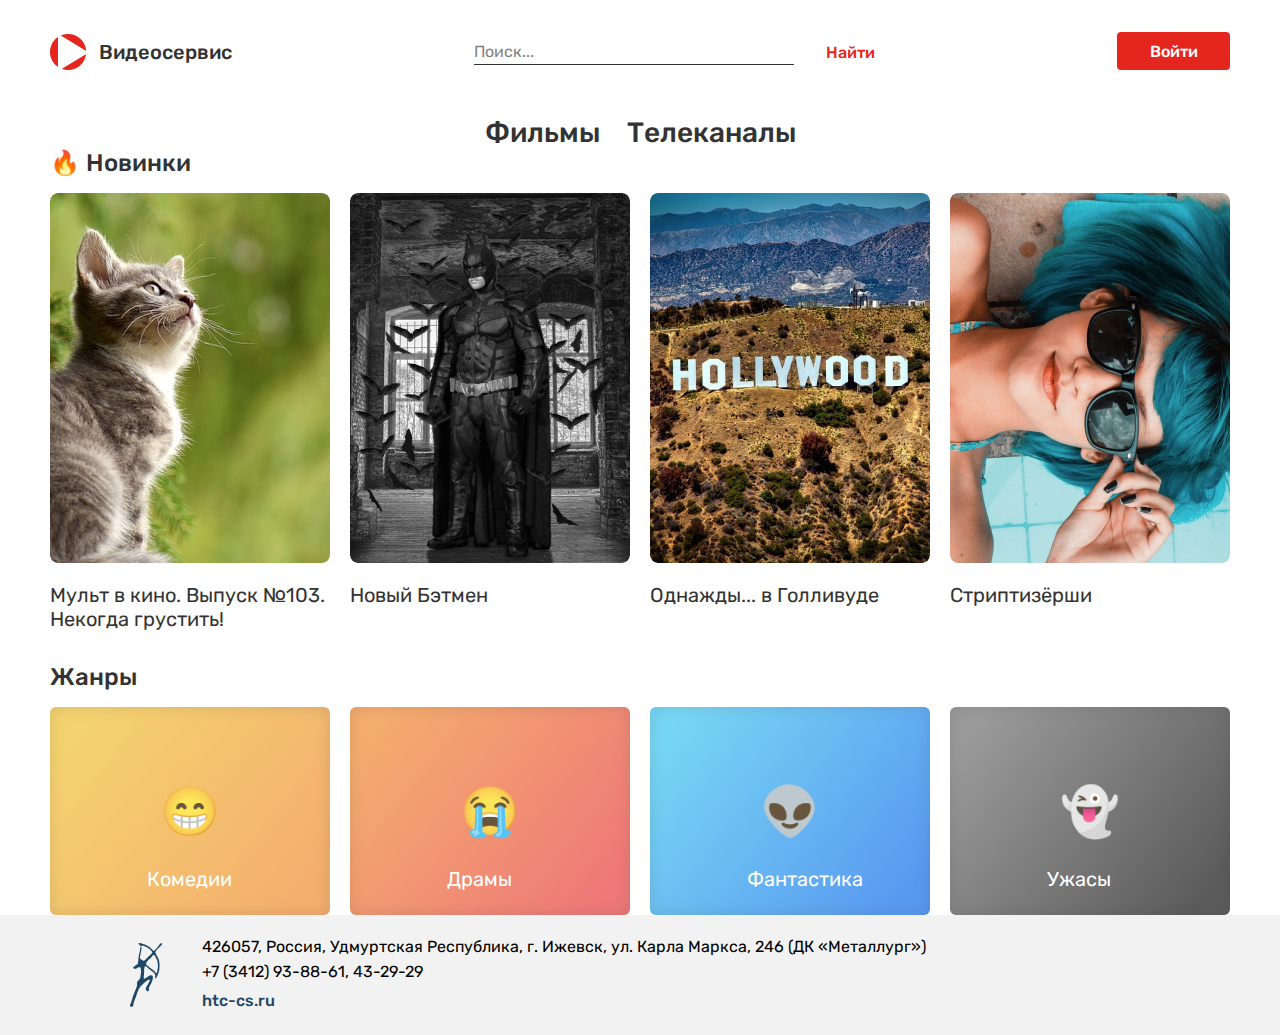
<file: index.html>
<!DOCTYPE html>
<html lang="ru">
<head>
    <meta charset="UTF-8">
    <meta name="viewport" content="width=device-width, initial-scale=1.0">
    <title>Фильмы</title>
    <link rel="stylesheet" href="css/style.css">
</head>
<body>
    <div class="container">
        <header class="header">
            <div class="header__logo">
                <img src="img/sign.png" alt="logo">
                <p class="header__logo_name">Видеосервис</p>
            </div>
            <div class="header__search">
                <input class="header__search_input" type="text" placeholder="Поиск...">
                <input class="header__search_btn" type="button" value="Найти">
            </div>
            <div class="header__auth">
                <input class="header__auth_btn" type="button" value="Войти">
            </div>
        </header>
            <nav>
                <ul class="nav__ul">
                    <li class="nav__ul_li"><a class="nav__ul_a" href="index.html">Фильмы</a></li>
                    <li class="nav__ul_li"><a class="nav__ul_a" href="index2.html">Телеканалы</a></li>
                </ul>
            </nav>
            <div class="movies">
                <p class="movies__header">&#128293; Новинки</p>
                <div class="movies__gallery">
                    <div class="movies__gallery_item">
                        <img class="movies__gallery_img" src="img/cat.png" alt="cat">
                        <p class="movies__gallery_txt">Мульт в кино. Выпуск №103. Некогда грустить!</p>
                        <p class="movies__gallery_description">Фильм повествует о череде событий, произошедших в Голливуде в 1969 году, на закате его «золотого века». Известный актер Рик Далтон и его дублер Клифф Бут пытаются найти свое место в стремительно меняющемся мире киноиндустрии.</p>
                    </div>
                    <div class="movies__gallery_item">
                        <img class="movies__gallery_img" src="img/btmn.png" alt="cat">
                        <p class="movies__gallery_txt">Новый Бэтмен</p>
                        <p class="movies__gallery_description">Фильм повествует о череде событий, произошедших в Голливуде в 1969 году, на закате его «золотого века». Известный актер Рик Далтон и его дублер Клифф Бут пытаются найти свое место в стремительно меняющемся мире киноиндустрии.</p>
                    </div>
                    <div class="movies__gallery_item">
                        <img class="movies__gallery_img" src="img/hollywood.png" alt="cat">
                        <p class="movies__gallery_txt">Однажды... в Голливуде</p>
                        <p class="movies__gallery_description">Фильм повествует о череде событий, произошедших в Голливуде в 1969 году, на закате его «золотого века». Известный актер Рик Далтон и его дублер Клифф Бут пытаются найти свое место в стремительно меняющемся мире киноиндустрии.</p>
                    </div>
                    <div class="movies__gallery_item">
                        <img class="movies__gallery_img" src="img/girl.png" alt="cat">
                        <p class="movies__gallery_txt">Стриптизёрши</p>
                        <p class="movies__gallery_description">Фильм повествует о череде событий, произошедших в Голливуде в 1969 году, на закате его «золотого века». Известный актер Рик Далтон и его дублер Клифф Бут пытаются найти свое место в стремительно меняющемся мире киноиндустрии.</p>
                    </div>
                </div>
            </div>
            <div class="ganres">
                <p class="movies__header">Жанры</p>
                <div class="ganres__gallery">
                    <div class="ganres__gallery_item ganres__gallery_bkg-c">
                        <p class="ganres__gallery_emj">😁</p>
                        <p class="ganres__gallery_txt">Комедии</p>
                    </div>
                    <div class="ganres__gallery_item ganres__gallery_bkg-d">
                        <p class="ganres__gallery_emj">😭</p>
                        <p class="ganres__gallery_txt">Драмы</p>
                    </div>
                    <div class="ganres__gallery_item ganres__gallery_bkg-f">
                        <p class="ganres__gallery_emj">👽</p>
                        <p class="ganres__gallery_txt">Фантастика</p>
                    </div>
                    <div class="ganres__gallery_item ganres__gallery_bkg-h">
                        <p class="ganres__gallery_emj">👻</p>
                        <p class="ganres__gallery_txt">Ужасы</p>
                    </div>
                </div>
            </div>
    </div>
    <footer class="footer">
        <img class="footer__logo" src="img/htc-cs-logo.png" alt="logo_htc-cs.ru">
        <div class="footer__text">
            <p class="footer__text_address">426057, Россия, Удмуртская Республика, г. Ижевск, ул. Карла Маркса, 246 (ДК «Металлург»)</p>
            <p class="footer__text_phone">+7 (3412) 93-88-61, 43-29-29</p>
            <p class="footer__text_site">htc-cs.ru</p>
        </div>
    </footer>
</body>
</html>
</file>
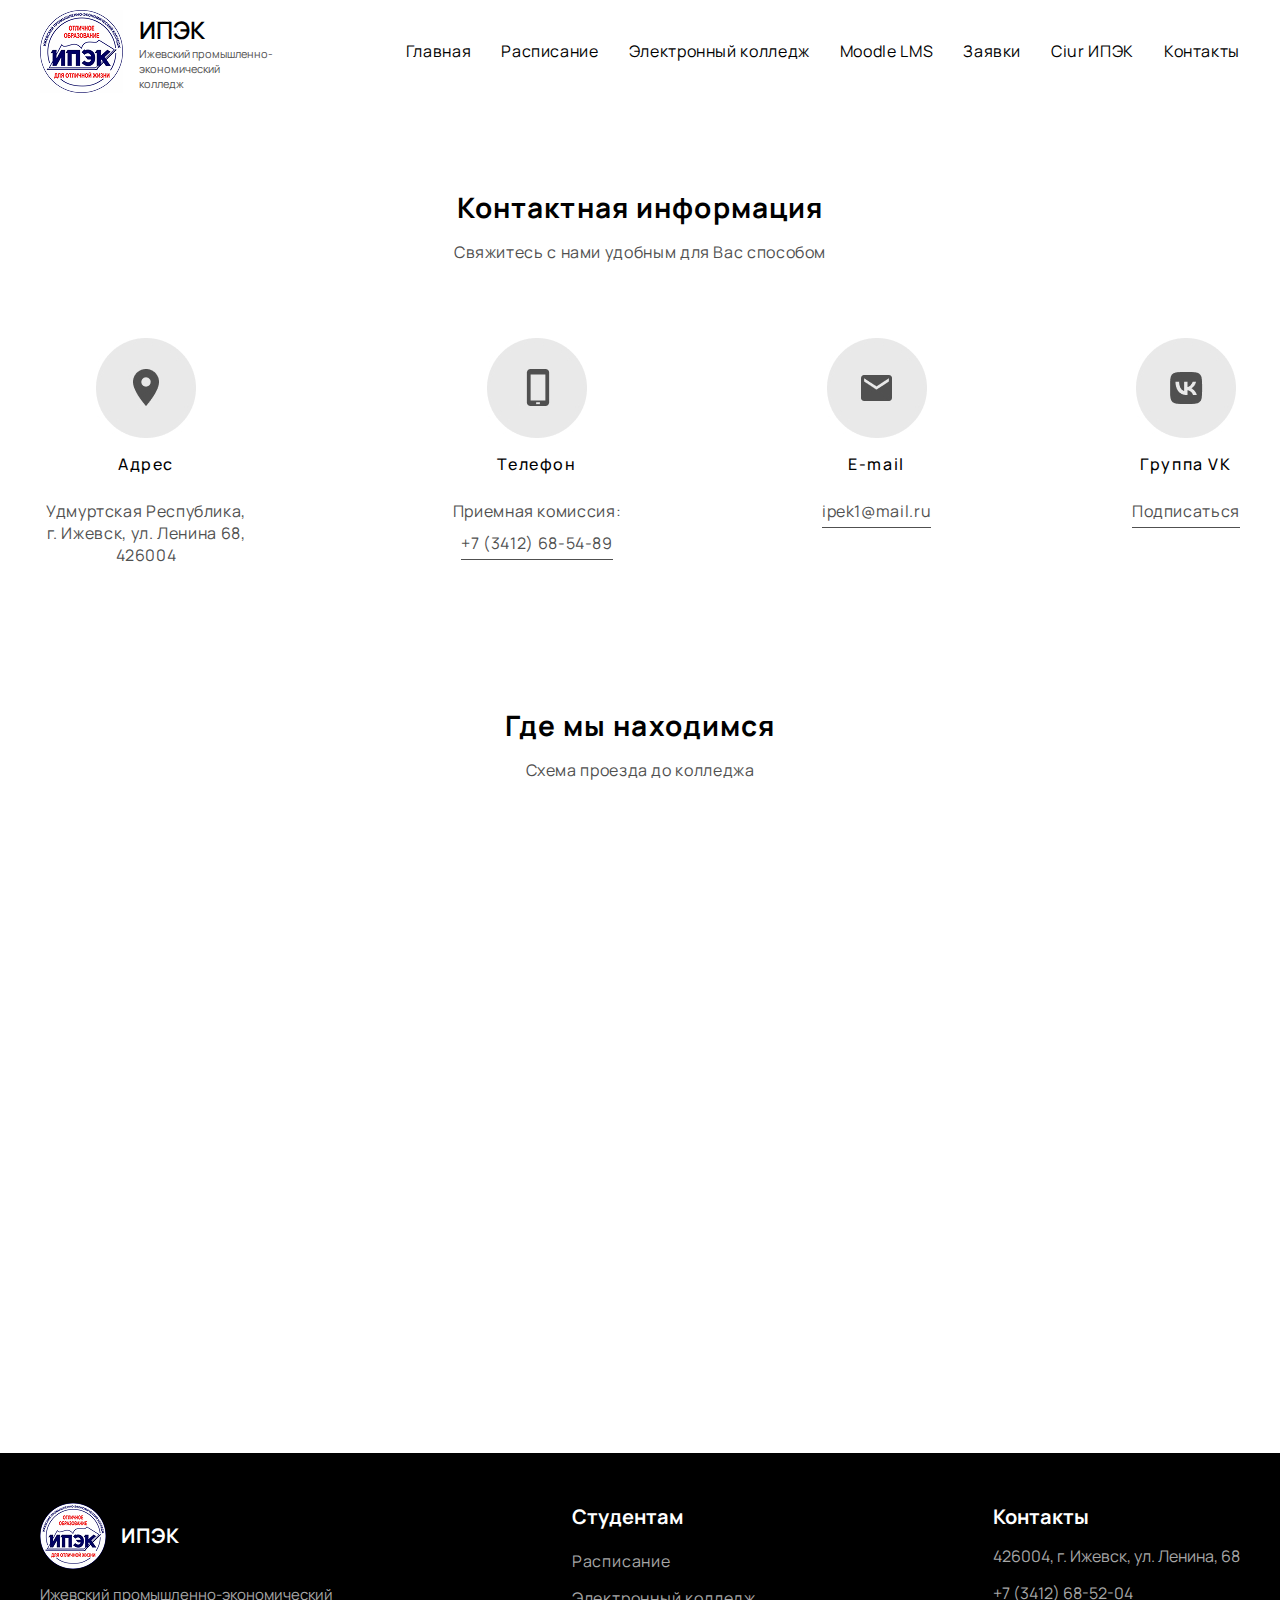
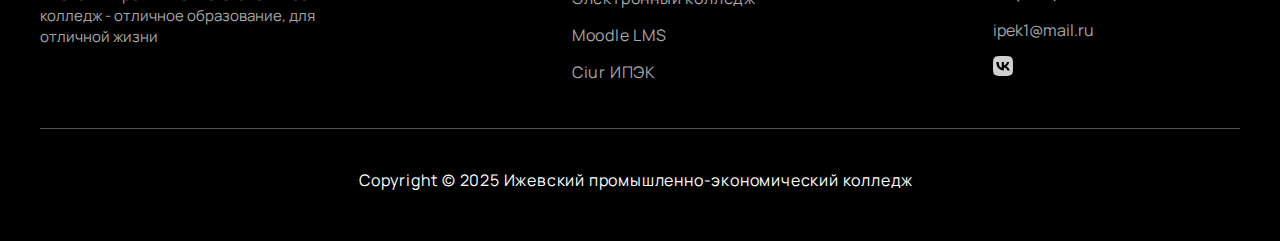
<file: contacts.html>
<!DOCTYPE html>
<html lang="en">
<head>
    <meta charset="UTF-8">
    <meta name="viewport" content="width=device-width, initial-scale=1.0">
    <title>Контакты - Ижевский промышленно-экономический колледж</title>
    <link rel="stylesheet" href="./css/main.css">
    <link rel="icon" type="image/x-icon" href="./img/header/logoheader.png">
</head>
<body>

    <header class="header">
        <div class="container">

            <div class="header-nav">
                <a href="#!" class="logo">
                    <img src="./img/header/logoheader.png" alt="">

                    <div class="logo-text">
                        <h1>ИПЭК</h1>
                        <p>Ижевский промышленно-<br>экономический<br> колледж</p>
                    </div>
                </a>

                <nav class="nav">
                    <ul class="nav-list">
                        <li class="nav-item"><a href="./index.html">Главная</a></li>
                        <li class="nav-item"><a href="#!">Расписание</a></li>
                        <li class="nav-item"><a href="https://ek.udmr.ru/auth/login-page">Электронный колледж</a></li>
                        <li class="nav-item"><a href="https://moodle.pilot-ipek.ru">Moodle LMS</a></li>
                        <li class="nav-item"><a href="https://helpdesk.pilot-ipek.ru">Заявки</a></li>
                        <li class="nav-item"><a href="https://ciur.ru/ipek/default.aspx">Ciur ИПЭК</a></li>
                        <li class="nav-item"><a href="./contacts.html">Контакты</a></li>
                    </ul>
                </nav>
            </div>
        </div>
    </header>

    <section class="section-contacts">
        <div class="container">

            <div class="contacts-header">
                <h1>Контактная информация</h1>
                <p>Свяжитесь с нами удобным для Вас способом</p>
            </div>

            <div class="contacts-blocks">

                <div class="contacts-block">
                    <img class="contacts-block-img" src="./img/contacts/Address - Icon.jpg" alt="">
                    <h4>Адрес</h4>
                    <p>Удмуртская Республика, г. Ижевск, ул. Ленина 68, 426004</p>
                </div>

                <div class="contacts-block">
                    <img class="contacts-block-img" src="./img/contacts/Phone - Icon.jpg" alt="">
                    <h4>Телефон</h4>
                    <p>Приемная комиссия:</p>
                    <a href="tel:+73412685489" id="tel">+7 (3412) 68-54-89</a>
                </div>

                <div class="contacts-block">
                    <img class="contacts-block-img" src="./img/contacts/Mail - Icon.jpg" alt="">
                    <h4>E-mail</h4>
                    <a href="mailto:ipek1@mail.ru">ipek1@mail.ru</a>
                </div>

                <div class="contacts-block">
                    <img class="contacts-block-img" src="./img/contacts/VK - Icon.jpg" alt="">
                    <h4>Группа VK</h4>
                    <a href="https://vk.com/ipek_18_rus">Подписаться</a>
                </div>

            </div>
            

        </div>
    </section>

    <section class="section-yandexmap">
        <div class="container">

            <div class="yandexmap-header">
                <h1>Где мы находимся</h1>
                <p>Схема проезда до колледжа</p>
            </div>

            <div class="yandexmap-map">
                <script type="text/javascript" charset="utf-8" async src="https://api-maps.yandex.ru/services/constructor/1.0/js/?um=constructor%3A656402e72f43c76af17d6164291644bc9484b9e2f8074ca9ccf1ef646935cd70&amp;width=100%25&amp;height=500&amp;lang=ru_RU&amp;scroll=true"></script>
            </div>

        </div>
    </section>

    <footer class="footer">
        <div class="container">

            <div class="footer-blocks">

                <div class="footer-logo">
                    <img src="./img/footer/logofooter.png" alt="">
                    <h1>ИПЭК</h1>
                    <p>Ижевский промышленно-экономический колледж - отличное образование, для отличной жизни</p>
                </div>

                <div class="footer-students">
                    <h1>Студентам</h1>
                    <ul class="footer-students-item">
                        <li><a href="#!">Расписание</a></li>
                        <li><a href="https://ek.udmr.ru/auth/login-page">Электронный колледж</a></li>
                        <li><a href="https://moodle.pilot-ipek.ru">Moodle LMS</a></li>
                        <li><a href="https://ciur.ru/ipek/default.aspx">Ciur ИПЭК</a></li>
                    </ul>
                </div>

                <div class="footer-contacts">
                    <h1>Контакты</h1>
                    <ul class="footer-contacts-list">
                        <li>426004, г. Ижевск, ул. Ленина, 68</li>
                        <li><a href="tel:+73412685204">+7 (3412) 68-52-04</a></li>
                        <li><a href="mailto:ipek1@mail.ru?body=&subject=">ipek1@mail.ru</a></li>
                        <li><a href="https://vk.com/ipek_18_rus"><img src="./img/footer/vk-logo.svg" alt=""></a></li>
                    </ul> 
                </div>
    
            </div>

            <p class="Copyright">Copyright © 2025 Ижевский промышленно-экономический колледж</p>

        </div>
        
        
    </footer>

    

</body>
</html>
</file>
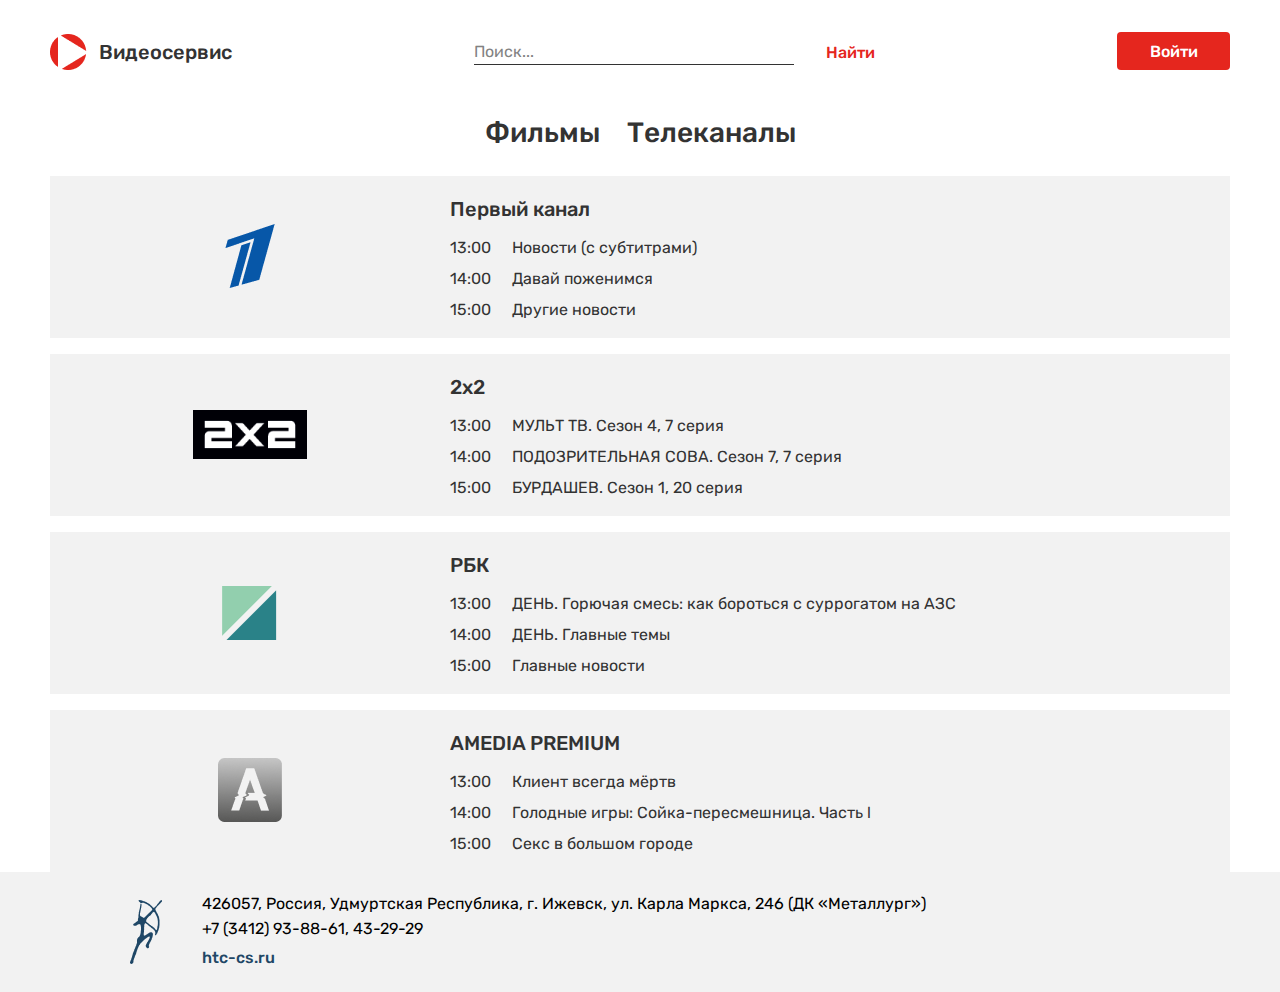
<file: index2.html>
<!DOCTYPE html>
<html lang="ru">
<head>
    <meta charset="UTF-8">
    <meta name="viewport" content="width=device-width, initial-scale=1.0">
    <title>Телеканалы</title>
    <link rel="stylesheet" href="css/style.css">
</head>
<body>
    <div class="container">
        <header class="header">
            <div class="header__logo">
                <img src="img/sign.png" alt="logo">
                <p class="header__logo_name">Видеосервис</p>
            </div>
            <div class="header__search">
                <input class="header__search_input" type="text" placeholder="Поиск...">
                <input class="header__search_btn" type="button" value="Найти">
            </div>
            <div class="header__auth">
                <input class="header__auth_btn" type="button" value="Войти">
            </div>
        </header>
            <nav>
                <ul class="nav__ul">
                    <li class="nav__ul_li"><a class="nav__ul_a" href="index.html">Фильмы</a></li>
                    <li class="nav__ul_li"><a class="nav__ul_a" href="index2.html">Телеканалы</a></li>
                </ul>
            </nav>
            <div class="chanells">
                <div class="channels__first">
                    <div class="channels__logo">
                        <img class="chanells__logo_first" src="img/logo (3).png" alt="">
                    </div>
                    <p class="channels__str">Первый канал</p>

                    <p class="channels__str_time">13:00</p>
                    <p class="channels__str_time2">14:00</p>
                    <p class="channels__str_time3">15:00</p>

                    <p class="channels__str_title">Новости (с субтитрами)</p>
                    <p class="channels__str_title2">Давай поженимся</p>
                    <p class="channels__str_title3">Другие новости</p>
                </div>
                <div class="channels__2x2">
                    <div class="channels__logo">
                        <img class="chanells__logo_2x2" src="img/logo.png" alt="">
                    </div>
                    <p class="channels__str">2x2</p>

                    <p class="channels__str_time">13:00</p>
                    <p class="channels__str_time2">14:00</p>
                    <p class="channels__str_time3">15:00</p>

                    <p class="channels__str_title">МУЛЬТ ТВ. Сезон 4, 7 серия</p>
                    <p class="channels__str_title2">ПОДОЗРИТЕЛЬНАЯ СОВА. Сезон 7, 7 серия</p>
                    <p class="channels__str_title3">БУРДАШЕВ. Сезон 1, 20 серия</p>
                </div>
                <div class="channels__rbk">
                    <div class="channels__logo">
                        <img class="chanells__logo_rbk" src="img/logo (1).png" alt="">
                    </div>
                    <p class="channels__str">РБК</p>

                    <p class="channels__str_time">13:00</p>
                    <p class="channels__str_time2">14:00</p>
                    <p class="channels__str_time3">15:00</p>

                    <p class="channels__str_title">ДЕНЬ. Горючая смесь: как бороться с суррогатом на АЗС</p>
                    <p class="channels__str_title2">ДЕНЬ. Главные темы</p>
                    <p class="channels__str_title3">Главные новости</p>
                </div>
                <div class="channels__amedia">
                    <div class="channels__logo">
                        <img class="chanells__logo_amedia" src="img/logo (2).png" alt="">
                    </div>
                    <p class="channels__str">AMEDIA PREMIUM</p>

                    <p class="channels__str_time">13:00</p>
                    <p class="channels__str_time2">14:00</p>
                    <p class="channels__str_time3">15:00</p>

                    <p class="channels__str_title">Клиент всегда мёртв</p>
                    <p class="channels__str_title2">Голодные игры: Сойка-пересмешница. Часть l</p>
                    <p class="channels__str_title3">Секс в большом городе</p>
                </div>
            </div>
    </div>
    <footer class="footer">
        <img class="footer__logo" src="img/htc-cs-logo.png" alt="logo_htc-cs.ru">
        <div class="footer__text">
            <p class="footer__text_address">426057, Россия, Удмуртская Республика, г. Ижевск, ул. Карла Маркса, 246 (ДК «Металлург»)</p>
            <p class="footer__text_phone">+7 (3412) 93-88-61, 43-29-29</p>
            <p class="footer__text_site">htc-cs.ru</p>
        </div>
    </footer>
</body>
</html>
</file>
<file: css/style.css>
* {
    margin: 0;
    padding: 0;
}

@font-face {
    font-family: Rubik-Medium;
    src: url(../fonts/Rubik-Medium.ttf);
}

@font-face {
    font-family: Rubik-Regular;
    src: url(../fonts/Rubik-Regular.ttf);
}

.container {
	width: 1180px;
    background-color: #fff;
    margin: 0 auto;
}

.header {
    height: 40px;
    padding-top: 32px;
    background-color: white;
    display: flex;
    justify-content: space-between;
}

.header__logo {
    display: flex;
    align-items: center;
}

.header__logo_name {
    margin-left: 11.88px;
    font-family: Rubik-Medium;
    font-size: 20px;
    color: #333333;
}

.header__search {
    display: flex;
    align-items: center;
}

.header__search_input {
    width: 320px;
    height: 25px;
    border: none;
    border-bottom: 1px solid #333333;
    font-family: Rubik-Regular;
    font-weight: 400px;
    font-size: 16px;
    font-family: Rubik-Medium;
}

.header__search_input:focus {
    outline: none;
}

.header__search_input::placeholder {
    font-family: Rubik-Regular;
    color: #828282;
}

.header__search_btn {
    font-weight: 500;
    font-family: Rubik-Medium;
    font-size: 16px;
    color: #E5261E;
    border: none;
    background: none;
    margin-left: 32px;
}

.header__auth_btn {
    width: 113px;
    height: 38px;
    background: #E5261E;
    border-radius: 4px;
    border: none;
    font-family: Rubik-Medium;
    font-size: 16px;
    text-align: center;
    color: #FFFFFF;
}

.nav__ul {
    width: 311px;
    margin: 0 auto;
    display: flex;
    justify-content: space-between;
}

.nav__ul_a {
    text-decoration: none;
    color: #333333;
    font-size: 28px;
    font-family: Rubik-Medium;
}

.nav__ul_li {
    list-style-type: none;
    padding-top: 44px;
}

.nav__ul_a:hover {
    border-bottom: #E5261E 2px solid;
    padding-bottom: 9px;
    color: #E5261E;
}

/* Блок с фильмами */
.movies__header {
    font-family: Rubik-Medium;
    font-size: 24px;
    color: #333333;
}
.movies__gallery {
    display: flex;
    justify-content: space-between;
}
.movies__gallery_item {
    width: 280px;
    position: relative;
}
.movies__gallery_img {
    margin: 16px 0;
    border-radius: 8px;
}
.movies__gallery_txt {
    font-family: Rubik-Regular;
    font-size: 20px;
    color: #333333;
}
.movies__gallery_description {
    width: 280px;
    height: 370px;
    background-color: rgba(51,51,51, 0.8);
    border-radius: 8px;
    color: #f2f2f2;
    line-height: 140%;
    font-family: Rubik-Regular;
    font-size: 16px;
    padding: 16px;
    box-sizing: border-box;
    position: absolute;
    top: 16px;
    left: 0px;
    opacity: 0;
}

.movies__gallery_item:hover .movies__gallery_description{
    opacity: 1;
}

.ganres__gallery_item {
    width: 280px;
    height: 208px;
    border-radius: 6px;
    display: flex;
    align-items: center;
    justify-content: center;
    flex-direction: column;
    position: relative;
    opacity: 0.8;
    box-shadow: inset 0px 0px 16px rgba(0, 0, 0, 0.15);
}

.ganres__gallery_item:hover{
    opacity: 1;
}

.ganres__gallery_bkg-c {
    background: linear-gradient(127.83deg, #F2C94C 8.44%, #F29A4A 91.36%);
}

.ganres__gallery_bkg-f {
    background: linear-gradient(127.83deg, #56CCF2 8.44%, #2F80ED 91.36%);
}

.ganres__gallery_bkg-d {
    background: linear-gradient(127.83deg, #F2994A 8.44%, #EB5757 91.36%);
}

.ganres__gallery_bkg-h {
    background: linear-gradient(127.83deg, #828282 8.44%, #333333 91.36%);
}

.ganres__gallery_emj {
    font-size: 48px;
}

.ganres__gallery_txt {
    position: absolute;
    top: 160px;
    left: 97px;
    font-family: Rubik-Regular;
    font-size: 20px;
    color: #fff;
    
}

.ganres__gallery{
    display: flex;
    justify-content: space-between;
    margin-top: 16px;
}

.ganres {
    margin-top: 32px;
}

.footer{
    width: 1440px;
    height: 120px;
    background-color: #f2f2f2;
}

.footer__text{
    width: auto;
    height: 19px;
    position: absolute;
    margin-left: 202px;
    font-size: 16px;
}

.footer__text_address {
    font-family: Rubik-Regular;
    margin-top: 22px;
}


.footer__text_phone{
    font-family: Rubik-Regular;
    margin-top: 6px;
}

.footer__text_site{
    text-decoration: none;
    margin-top: 10px;
    position: absolute;
    color: #1F4766;
    font-family: Rubik-Medium;
    font-size: 16px;
}

.footer__logo{
    position: absolute;
    margin-top: 28px;
    margin-left: 130.03px; 
}

/* ТЕЛЕКАНАЛЫ */
.chanells {
    margin-top: 27px;
    width: 1180px;
    height: 696px;
    background-color: #fff
}
.channels__first {
    background-color: #f2f2f2;
    width: 1180px;
    height: 162px;
}
.channels__2x2 {
    margin-top: 16px;
    background-color: #f2f2f2;
    width: 1180px;
    height: 162px;
}
.channels__rbk {
    margin-top: 16px;
    background-color: #f2f2f2;
    width: 1180px;
    height: 162px;
}
.channels__amedia {
    margin-top: 16px;
    background-color: #f2f2f2;
    width: 1180px;
    height: 162px;
}

.channels__logo {
    position: absolute;
    width: 114px;
    height: 65px;
    background-color: #f2f2f2;
    margin-left: 143px;
    margin-top: 48px;
}

.chanells__logo_first {
    position: absolute;
    padding-left: 32.44px;
}

.chanells__logo_2x2 {
    position: absolute;
    margin-top: 8px;
}

.chanells__logo_rbk {
    position: absolute;
    margin-top: 6px;
    margin-left: 29.11px;
}

.chanells__logo_amedia {
    position: absolute;
    margin-left: 25px;
}


.channels__str {
    width: 280px;
    height: 24px;
    margin-left: 400px;
    margin-top: 21px;
    position: absolute;
    font-family: Rubik-Medium;
    font-size: 20px;
    color: #333333;
}

.channels__str_time {
    width: 46px;
    height: 19px;
    position: absolute;
    margin-left: 400px;
    margin-top: 62px;
    font-family: Rubik-Regular;
    font-size: 16px;
    color: #333333;
}

.channels__str_time2 {
    width: 46px;
    height: 19px;
    position: absolute;
    margin-left: 400px;
    margin-top: 93px;
    font-family: Rubik-Regular;
    font-size: 16px;
    color: #333333;
}
.channels__str_time3 {
    width: 46px;
    height: 19px;
    position: absolute;
    margin-left: 400px;
    margin-top: 124px;
    font-family: Rubik-Regular;
    font-size: 16px;
    color: #333333;
}

.channels__str_title{
    width: 694px;
    height: 19px;
    margin-left: 462px;
    margin-top: 62px;
    position: absolute;
    font-family: Rubik-Regular;
    font-size: 16px;
    color: #333333;
}

.channels__str_title2{
    width: 694px;
    height: 19px;
    margin-left: 462px;
    margin-top: 93px;
    position: absolute;
    font-family: Rubik-Regular;
    font-size: 16px;
    color: #333333;
}

.channels__str_title3{
    width: 694px;
    height: 19px;
    margin-left: 462px;
    margin-top: 124px;
    position: absolute;
    font-family: Rubik-Regular;
    font-size: 16px;
    color: #333333;
}


/* Адаптив под мобильный телефон 390px */
@media screen and (max-width: 390px) {
	
	.body {
		width: auto;
		overflow-x: hidden;
	}
	
	.container{
		width: auto;
        overflow-x: hidden;
	}
	
    .header {
        flex-direction: column;
        height: auto;
		align-items: center;
    }

    .header__search {
        display: flex;
        flex-direction: column;
        margin: 32px 0;   
    }

    .header__search_btn {
        margin-left: 0;
        margin-top: 12px;
    }

    .movies {
        margin-top: 70px;
    }

    .movies__gallery {
        display: flex;
        flex-direction: column;
		margin-left: 53px;
	}

    .ganres__gallery {
        display: flex;
        flex-direction: column;
		margin-left: 53px
    }
	
	.footer {
        position: relative;
		width: 390px;
    }
	
	.footer__text {
		font-size: 12px;
		width: auto;
        position: absolute;
        margin-left: 100px;
	}

	.footer__text_address {
		font-family: Rubik-Regular;
		margin-top: 22px;
	}


	.footer__text_phone{
		font-family: Rubik-Regular;
		margin-top: 6px;
	}

	.footer__text_site{
		text-decoration: none;
		margin-top: 10px;
		color: #1F4766;
		font-family: Rubik-Medium;
		font-size: 12px;
	}

	.footer__logo{
		margin: 30px 30px;
	}
	

}
</file>
<file: css/main.css>
/* FONTS */
@import "./../fonts/Manrope.css";

/* BASE */
@import "./base/reset.css";
@import "./base/base.css";

/* BLOCKS */
@import "./blocks/header.css";
@import "./blocks/section-education.css";
@import "./blocks/specalties.css";
@import "./blocks/footer.css";
@import "./blocks/section-contacts.css";
</file>
